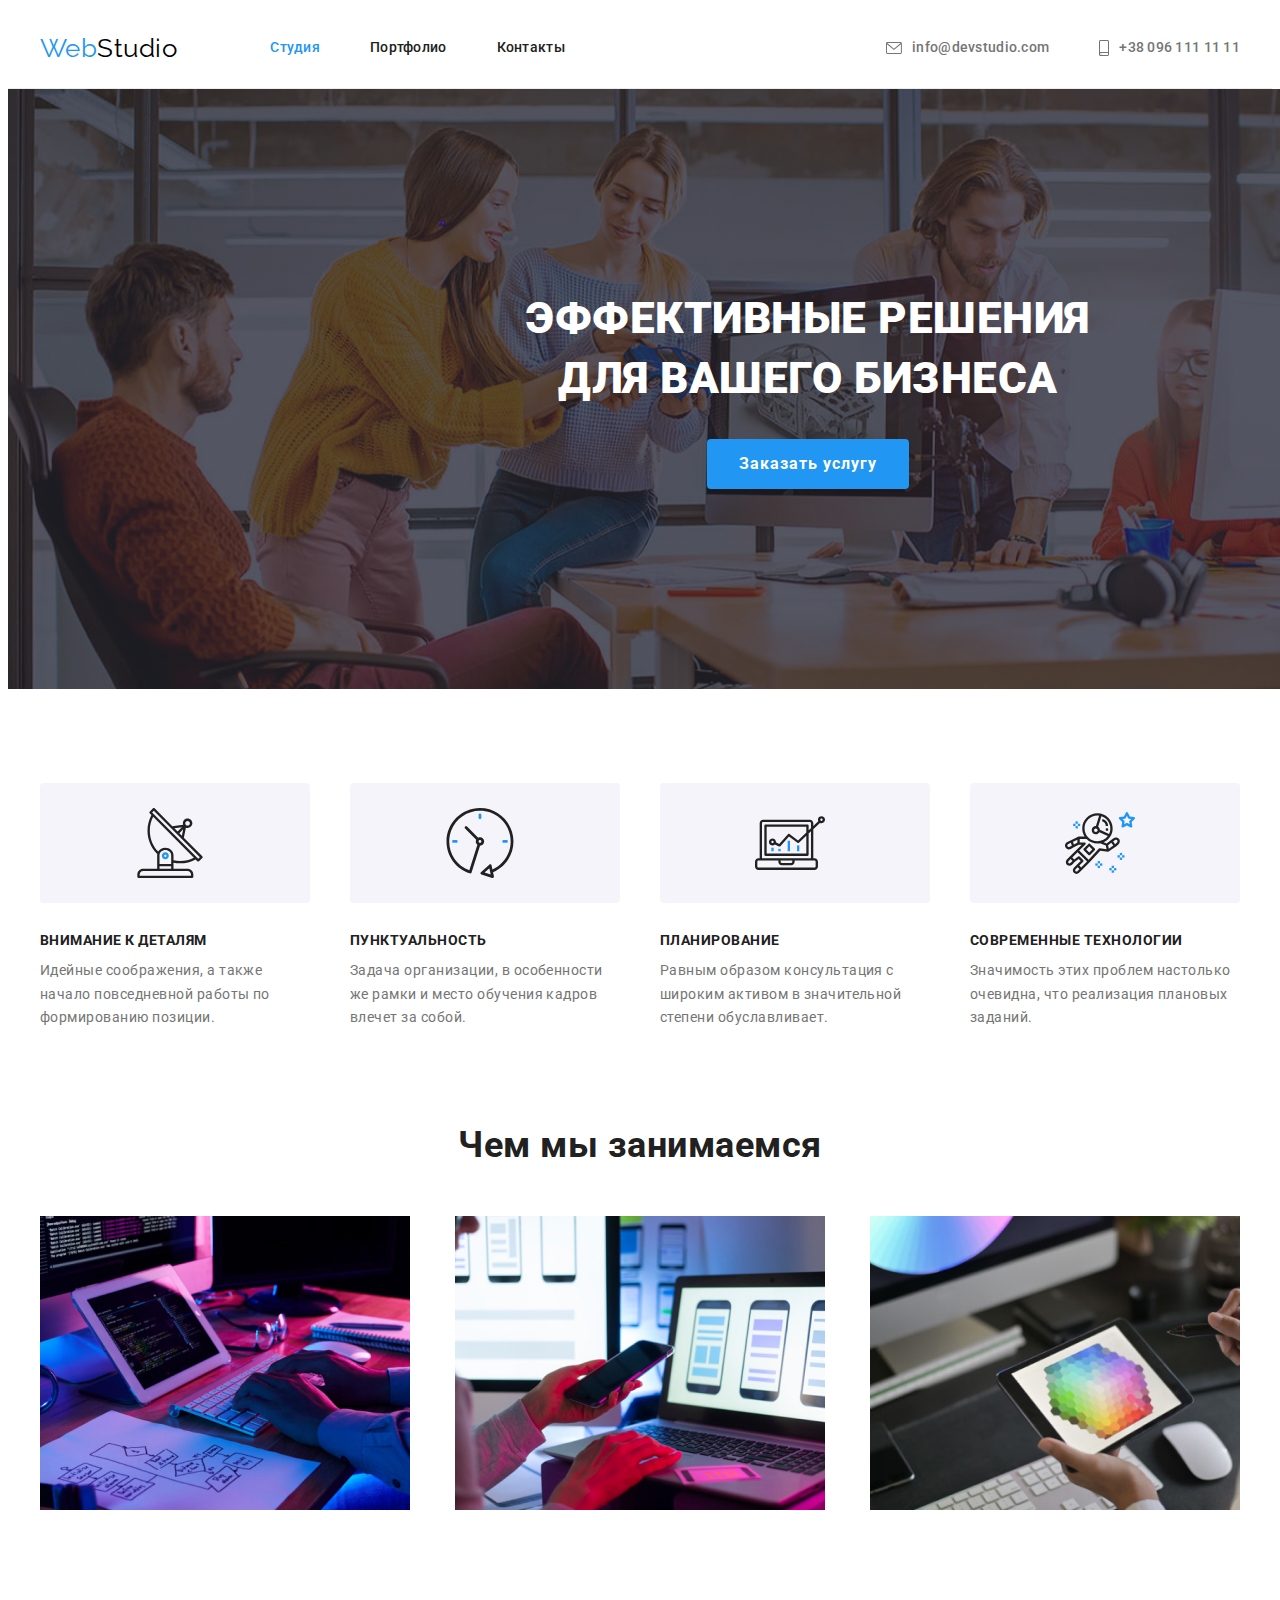
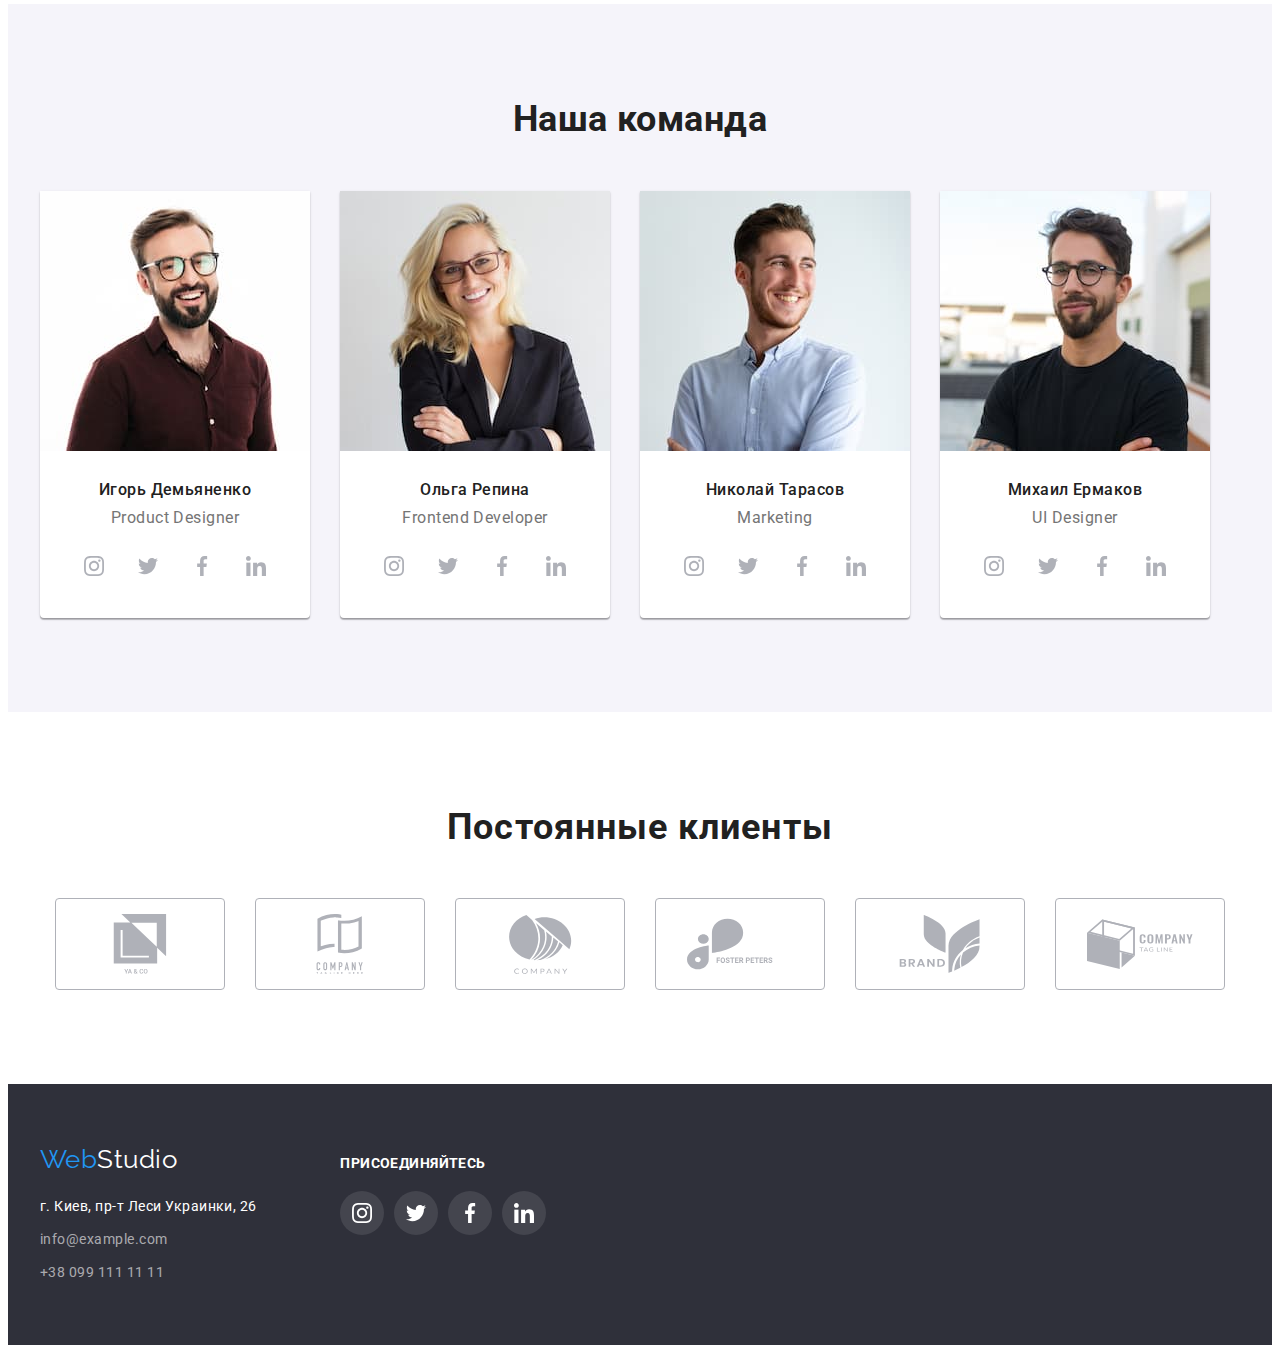
<file: index.html>
<!DOCTYPE html>
<html lang="ru">
    <head>
        <meta charset="UTF-8">
        <meta http-equiv="X-UA-Compatible" content="IE=edge">
        <meta name="viewport" content="width=device-width, initial-scale=1.0">
        <title>Главная</title>
        <link rel="preconnect" href="https://fonts.gstatic.com" />
        <link href="https://fonts.googleapis.com/css2?family=Raleway:wght@700&family=Roboto:wght@400;500;700;900&display=swap"
            rel="stylesheet" />
        <link rel="stylesheet" href="https://cdnjs.cloudflare.com/ajax/libs/modern-normalize/1.0.0/modern-normalize.min.css"
            integrity="sha512-ISS7cAi1PEhQ8jnbJpJZMd29NlhNj4AWYyLOSp2CE/CsHxTCu+r+t0D2yoJudVrd0/8fTVPUVDzY5Tvli75u/g=="
            crossorigin="anonymous" />
        <link rel="stylesheet" href="css/styles.css"/>
    </head>
    <body>
        <!--Шапка-->
        <header class="header">
            <div class="container header-container">
                <a href="./index.html" lang="en" class="logo">Web<span class="header-studio">Studio</span></a>
                <nav class="site-nav">
                    <ul class="nav-list">
                        <li class="nav-list-item"> 
                            <a href="./index.html" class="nav-link current">Студия</a>
                        </li>
                        <li class="nav-list-item"> 
                            <a href="./portfolio.html" class="nav-link">Портфолио</a>
                        </li>
                        <li class="nav-list-item"> 
                            <a href="#" class="nav-link">Контакты</a>
                        </li>
                    </ul>
                </nav>
                    <ul class="header-contacts">
                        <li class="header-contacts-item">
                            <a href="mailto:info@devstudio.com" class="contacts-link">
                                <svg class="icon-mail" width="16" height="12">
                                    <use href="./images/sprite.svg#icon-envelope"></use>
                                </svg>
                                info@devstudio.com
                            </a>
                        </li>
                        <li class="header-contacts-item"> 
                            <a href="tel:+380961111111" class="contacts-link">
                                <svg class="icon-mail" width="10" height="16">
                                <use href="./images/sprite.svg#icon-smartphone"></use>
                            </svg>
                            +38 096 111 11 11
                        </a>
                        </li>
                    </ul>
            </div>
        </header>
        <!--Уникальная информация-->
        <main class="main">
                <section class="hero">
                    <h1 class="hero-title">Эффективные решения <br> для вашего бизнеса</h1>
                    <button type="button" class="hero-button">Заказать услугу</button>
                </section>
                <!--Наша особенность-->
                <section class="section features-section">
                    <h2 hidden>Наша особенность</h2>
                    <div class="container">
                        <ul class="features-list">
                            <li class="features-item">
                                <div class="feature">
                                    <svg class="icon-mail" width="70" height="70">
                                        <use href="./images/sprite.svg#icon-antenna"></use>
                                    </svg>
                                </div>
                                <h3 class="features-header">Внимание к деталям</h3>
                                <p class="features-text">Идейные соображения, а также начало повседневной работы по формированию позиции.</p>
                            </li>
                            <li class="features-item">
                                <div class="feature">
                                    <svg class="icon-mail" width="70" height="70">
                                        <use href="./images/sprite.svg#icon-clock"></use>
                                    </svg>
                                </div>
                                <h3 class="features-header">Пунктуальность</h3>
                                <p class="features-text">Задача организации, в особенности же рамки и место обучения кадров влечет за собой.</p>
                            </li>
                            <li class="features-item">
                                <div class="feature">
                                <svg class="icon-mail" width="70" height="70">
                                    <use href="./images/sprite.svg#icon-diagram"></use>
                                </svg>
                            </div>
                                <h3 class="features-header">Планирование</h3>
                                <p class="features-text">Равным образом консультация с широким активом в значительной степени обуславливает.</p>
                            </li>
                            <li class="features-item">
                                <div class="feature">
                                    <svg class="icon-mail" width="70" height="70">
                                        <use href="./images/sprite.svg#icon-astronaut"></use>
                                    </svg>
                                </div>
                                <h3 class="features-header">Современные технологии</h3>
                                <p class="features-text">Значимость этих проблем настолько очевидна, что реализация плановых заданий.</p>
                            </li>
                        </ul>
                    </div>
                </section>
                <!-- Чем мы занимаемся-->
                <section class="work">
                     <div class="container">
                        <h2 class="work-header">Чем мы занимаемся</h2>
                        <ul class="work-list">
                            <li class="work-item">
                                <img src="./images/about/about-img-2.jpg" alt="планшет клавиатура стол" width="370" height="294">
                            </li>
                            <li class="work-item">
                                <img src="./images/about/about-img-3.jpg" alt="телефон компьютер" width="370" height="294">
                            </li>
                            <li class="work-item">
                                <img src="./images/about/about-img-1.jpg" alt="планшет стол клавиатура" width="370" height="294">
                            </li>
                        </ul>
                    </div>
                </section>
                <!--Наша команда-->
                <section class="my-team">
                    <div class="container">
                        <h2 class="my-team-header">Наша команда</h2>
                    <ul class="my-team-list">
                        <li class="my-team-item">
                            <img src="./images/team/Ihor.jpg" alt="Мужчина в очках">
                                <div class="card-inf">
                                    <h3 class="my-team-worker">Игорь Демьяненко</h3>
                                    <p lang="en" class="my-team-position">Product Designer</p>
                                    <ul class="social-list">
                                        <li class="social-item">
                                            <a class="social-link" href=""><svg width="20" height="20">
                                            <use href="./images/sprite.svg#icon-instagram"></use>
                                        </svg></a>
                                        </li>
                                        <li class="social-item">
                                            <a class="social-link" href=""><svg width="20" height="20">
                                            <use href="./images/sprite.svg#icon-twitter"></use>
                                        </svg></a>
                                        </li>
                                        <li class="social-item">
                                            <a class="social-link" href=""><svg width="20" height="20">
                                            <use href="./images/sprite.svg#icon-facebook"></use>
                                        </svg></a>
                                        </li>
                                        <li class="social-item">
                                            <a class="social-link" href=""><svg width="20" height="20">
                                            <use href="./images/sprite.svg#icon-linkedin"></use>
                                        </svg></a>
                                        </li>
                                    </ul>
                                </div>
                        </li>
                        <li class="my-team-item">
                            <img src="./images/team/Olha.jpg" alt="Женщина в очках">
                                <div class="card-inf">
                                   <h3 class="my-team-worker">Ольга Репина</h3>
                                   <p lang="en" class="my-team-position">Frontend Developer</p>
                                <ul class="social-list">
                                    <li class="social-item">
                                        <a class="social-link" href=""><svg width="20" height="20">
                                                <use href="./images/sprite.svg#icon-instagram"></use>
                                            </svg></a>
                                    </li>
                                    <li class="social-item">
                                        <a class="social-link" href=""><svg width="20" height="20">
                                                <use href="./images/sprite.svg#icon-twitter"></use>
                                            </svg></a>
                                    </li>
                                    <li class="social-item">
                                        <a class="social-link" href=""><svg width="20" height="20">
                                                <use href="./images/sprite.svg#icon-facebook"></use>
                                            </svg></a>
                                    </li>
                                    <li class="social-item">
                                        <a class="social-link" href=""><svg width="20" height="20">
                                                <use href="./images/sprite.svg#icon-linkedin"></use>
                                            </svg></a>
                                    </li>
                                </ul>
                                </div>
                        </li>
                        <li class="my-team-item">
                            <img src="./images/team/Nick.jpg" alt="Мужчина в рубашке">
                                <div class="card-inf">
                                   <h3 class="my-team-worker">Николай Тарасов</h3>
                                   <p lang="en" class="my-team-position">Marketing</p>
                                <ul class="social-list">
                                    <li class="social-item">
                                        <a class="social-link" href=""><svg width="20" height="20">
                                                <use href="./images/sprite.svg#icon-instagram"></use>
                                            </svg></a>
                                    </li>
                                    <li class="social-item">
                                        <a class="social-link" href=""><svg width="20" height="20">
                                                <use href="./images/sprite.svg#icon-twitter"></use>
                                            </svg></a>
                                    </li>
                                    <li class="social-item">
                                        <a class="social-link" href=""><svg width="20" height="20">
                                                <use href="./images/sprite.svg#icon-facebook"></use>
                                            </svg></a>
                                    </li>
                                    <li class="social-item">
                                        <a class="social-link" href=""><svg width="20" height="20">
                                                <use href="./images/sprite.svg#icon-linkedin"></use>
                                            </svg></a>
                                    </li>
                                </ul>
                                </div>
                        </li>
                        <li class="my-team-item">
                                <img src="./images/team/Misha.jpg" alt="Бородатый мужчина в очках с улыбкой на лице">
                            <div class="card-inf">
                                   <h3 class="my-team-worker">Михаил Ермаков</h3>
                                   <p lang="en" class="my-team-position">UI Designer</p>
                                <ul class="social-list">
                                    <li class="social-item">
                                        <a class="social-link" href=""><svg width="20" height="20">
                                                <use href="./images/sprite.svg#icon-instagram"></use>
                                            </svg></a>
                                    </li>
                                    <li class="social-item">
                                        <a class="social-link" href=""><svg width="20" height="20">
                                                <use href="./images/sprite.svg#icon-twitter"></use>
                                            </svg></a>
                                    </li>
                                    <li class="social-item">
                                        <a class="social-link" href=""><svg width="20" height="20">
                                                <use href="./images/sprite.svg#icon-facebook"></use>
                                            </svg></a>
                                    </li>
                                    <li class="social-item">
                                        <a class="social-link" href=""><svg width="20" height="20">
                                                <use href="./images/sprite.svg#icon-linkedin"></use>
                                            </svg></a>
                                    </li>
                                </ul>
                            </div>
                        </li>
                    </ul>
                </div>
            </section>
            <!--Наши клиенты-->
            <section class="clients">
                <div class="container">
                    <h2 class="regular-customer">Постоянные клиенты</h2>
                    <ul class="customer-list">
                        <li class="customer-item">
                            <a class="customer-link" href=""><svg width="106" height="60">
                                <use href="./images/sprite.svg#icon-client-1"></use>
                            </svg></a>
                        </li>
                        <li class="customer-item">
                            <a class="customer-link" href=""><svg width="106" height="60">
                                <use href="./images/sprite.svg#icon-client-2"></use>
                            </svg></a>
                        </li>
                        <li class="customer-item">
                            <a class="customer-link" href=""><svg width="106" height="60">
                                <use href="./images/sprite.svg#icon-client-3"></use>
                            </svg></a>
                        </li>
                        <li class="customer-item" class="customer-item">
                            <a class="customer-link" href=""><svg width="106" height="60">
                                <use href="./images/sprite.svg#icon-client-4"></use>
                            </svg></a>
                        </li>
                        <li class="customer-item">
                            <a class="customer-link" href=""><svg width="106" height="60">
                                <use href="./images/sprite.svg#icon-client-5"></use>
                            </svg></a>
                        </li>
                        <li class="customer-item">
                            <a class="customer-link" href=""><svg width="106" height="60">
                                <use href="./images/sprite.svg#icon-client-6"></use>
                            </svg></a>
                        </li>
                    </ul>
                </div>
            </section>
        </main>
        <!--Футер-->
        <footer class="footer">
                <div class="container footer-container-links">
                    <div class="footer-container">
                        <a href="./index.html" lang="en" class="logo footer-logo">Web<span class="footer-studio">Studio</span></a>
                        <address class="address">
                            <ul class="footer-list">
                                <li class="footer-list-item">
                                    г. Киев, пр-т Леси Украинки, 26
                                </li>
                                <li class="footer-list-item" >
                                    <a href="mailto:info@example.com" class="link">info@example.com</a>
                                </li>
                                <li class="footer-list-item">
                                    <a href="tel:+380991111111" class="link">+38 099 111 11 11</a>
                                </li>
                            </ul>
                        </address>
                    </div>
                    <div class="footer-social-link">
                        <h2 class="social-links-header">присоединяйтесь</h2>
                        <ul class="footer-social-list">
                            <li class="footer-social-item"><a class="footer-link" href=""><svg width="20" height="20">
                                <use href="./images/sprite.svg#icon-instagram"></use>
                            </svg></a></li>
                            <li class="footer-social-item"><a class="footer-link" href=""><svg width="20" height="20">
                                <use href="./images/sprite.svg#icon-twitter"></use>
                            </svg></a></li>
                            <li class="footer-social-item"><a class="footer-link" href=""><svg width="20" height="20">
                                <use href="./images/sprite.svg#icon-facebook"></use>
                            </svg></a></li>
                            <li class="footer-social-item"><a class="footer-link" href=""><svg width="20" height="20">
                                <use href="./images/sprite.svg#icon-linkedin"></use>
                            </svg></a></li>
                        </ul>
                    </div>
                </div>
        </footer>
    </body>
</html>
</file>
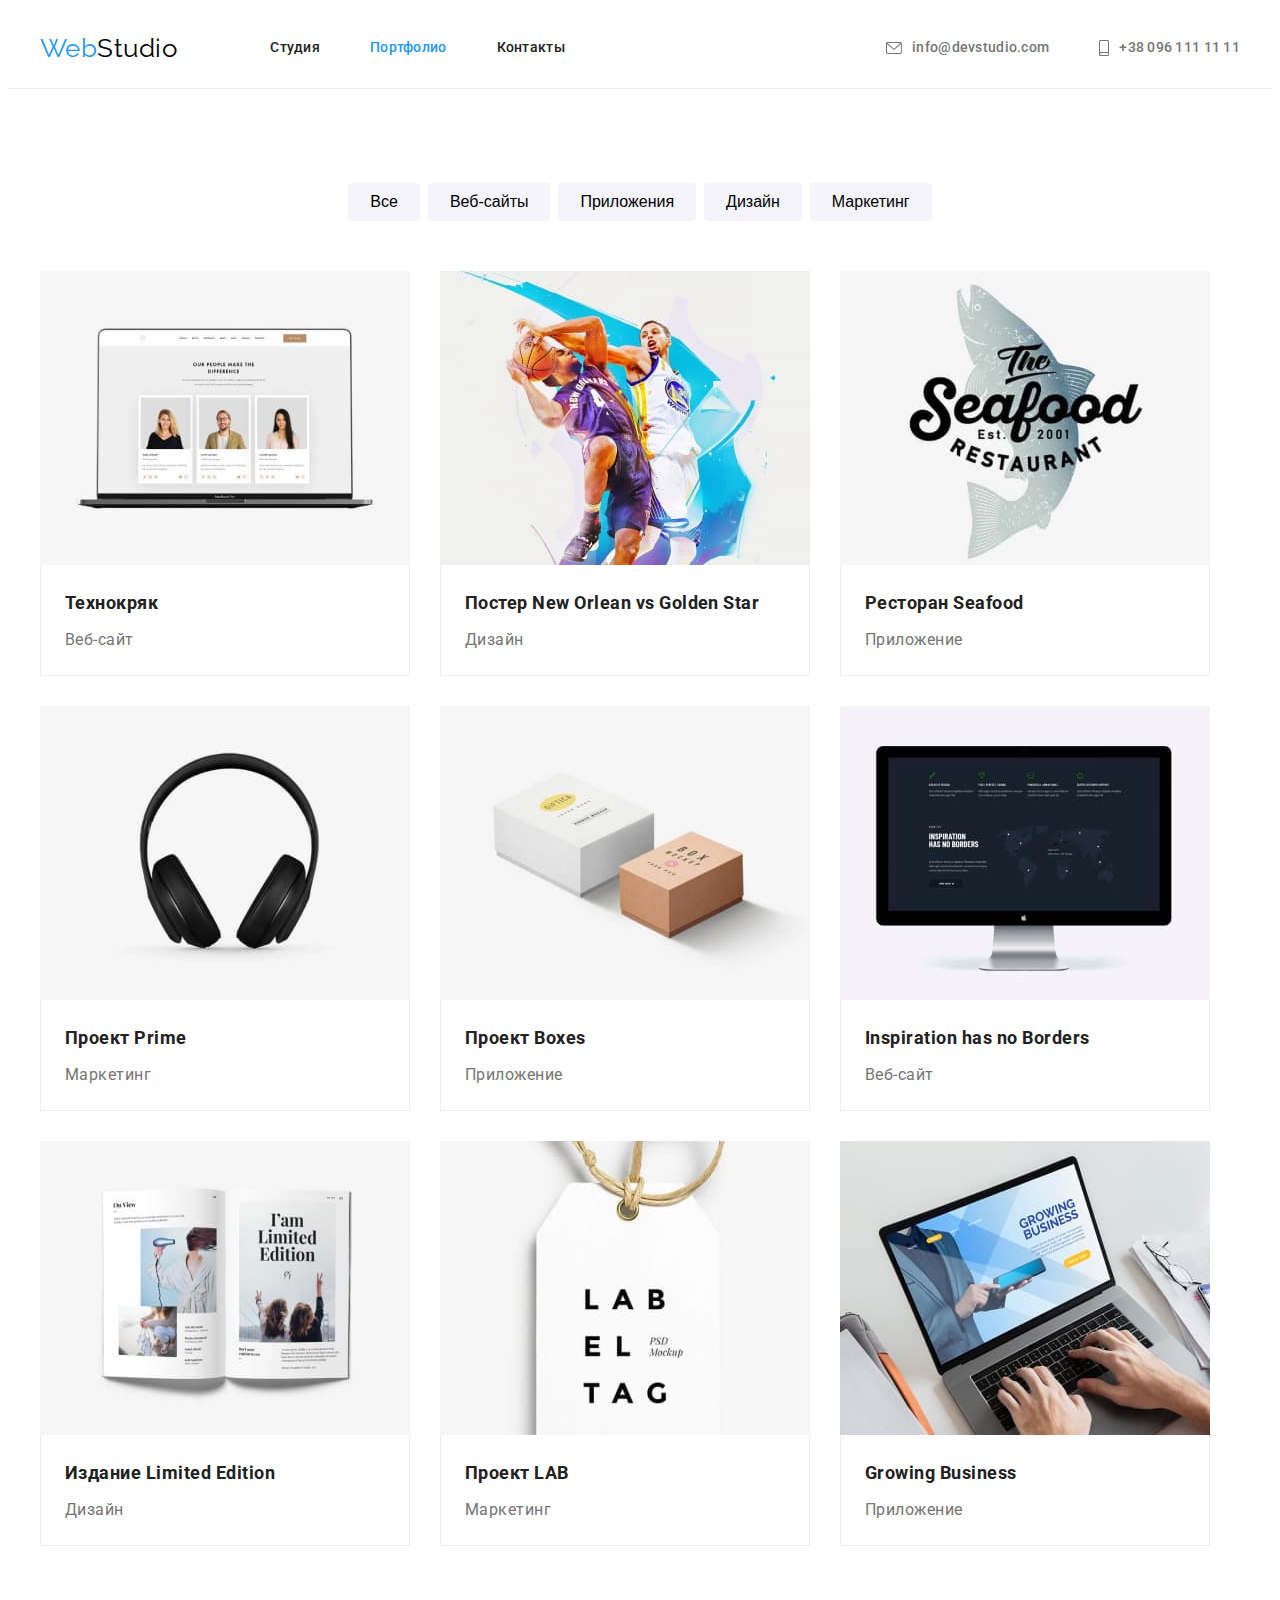
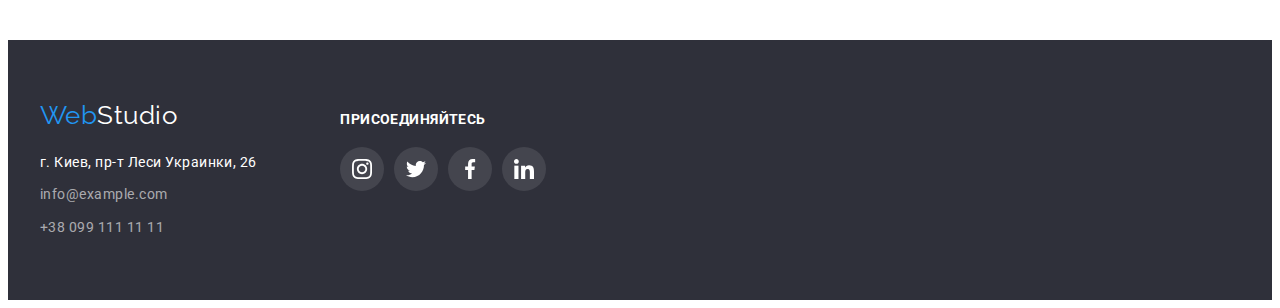
<file: portfolio.html>
<!DOCTYPE html>
<html lang="ru">
    <head>
        <meta charset="UTF-8">
        <meta http-equiv="X-UA-Compatible" content="IE=edge">
        <meta name="viewport" content="width=device-width, initial-scale=1.0">
        <title>Портфолио</title>
        <link rel="preconnect" href="https://fonts.gstatic.com" />
        <link href="https://fonts.googleapis.com/css2?family=Raleway:wght@700&family=Roboto:wght@400;500;700;900&display=swap"
            rel="stylesheet" />
        <link rel="stylesheet" href="https://cdnjs.cloudflare.com/ajax/libs/modern-normalize/1.0.0/modern-normalize.min.css"
            integrity="sha512-ISS7cAi1PEhQ8jnbJpJZMd29NlhNj4AWYyLOSp2CE/CsHxTCu+r+t0D2yoJudVrd0/8fTVPUVDzY5Tvli75u/g=="
            crossorigin="anonymous" />
        <link rel="stylesheet" href="css/styles.css" />
    </head>
    <body>
        <!--Шапка-->
        <header class="header">
            <div class="container header-container">
                <a href="./index.html" lang="en" class="logo">Web<span class="header-studio">Studio</span></a>
                <nav class="site-nav">
                    <ul class="nav-list">
                        <li class="nav-list-item">
                            <a href="./index.html" class="nav-link">Студия</a>
                        </li>
                        <li class="nav-list-item">
                            <a href="./portfolio.html" class="nav-link current">Портфолио</a>
                        </li>
                        <li class="nav-list-item">
                            <a href="#" class="nav-link">Контакты</a>
                        </li>
                    </ul>
                </nav>
                <ul class="header-contacts">
                    <li class="header-contacts-item">
                        <a href="mailto:info@devstudio.com" class="contacts-link"><svg class="icon-mail" width="16" height="12">
                            <use href="./images/sprite.svg#icon-envelope"></use>
                        </svg>info@devstudio.com</a>
                    </li>
                    <li class="header-contacts-item">
                        <a href="tel:+380961111111" class="contacts-link"><svg class="icon-mail" width="10" height="16">
                            <use href="./images/sprite.svg#icon-smartphone"></use>
                        </svg>+38 096 111 11 11</a>
                    </li>
                </ul>
            </div>
        </header>
        <!--Уникальный контент-->
        <main> 
            <section class="portfolio">
                <div class="container">
                 <h1 hidden>Наши работы </h1>
                    <ul class="filter-list">
                        <li class="filter-list-item"><button type="button" class="filter-item">Все</button></li>
                        <li class="filter-list-item"><button type="button" class="filter-item">Веб-сайты</button></li>
                        <li class="filter-list-item"><button type="button" class="filter-item">Приложения</button></li>
                        <li class="filter-list-item"><button type="button" class="filter-item">Дизайн</button></li>
                        <li class="filter-list-item"><button type="button" class="filter-item">Маркетинг</button></li>
                    </ul>
                    <ul class="portfolio-list">
                        <li class="portfolio-item"><a class="portfolio-list-link" href="">
                            <img src="./images/cases/cases-img-1.jpg" alt="Открытый ноут" width="370" height="294">
                            <div class="portfolio-item-top">
                                <h2 class="item-header">Технокряк</h2>
                                <p class="item-text">Веб-сайт</p>
                            </div>
                            </a>
                        </li>
                        <li class="portfolio-item"><a class="portfolio-list-link" href="">
                            <img src="./images/cases/cases-img-2.jpg" alt="Баскетбол" width="370" height="294">
                            <div class="portfolio-item-top">
                                <h2 lang="en" class="item-header">Постер New Orlean vs Golden Star</h2>
                                <p class="item-text">Дизайн</p>
                            </div>
                            </a>
                        </li>
                        <li class="portfolio-item"><a class="portfolio-list-link" href="">
                            <img src="./images/cases/cases-img-3.jpg" alt="Ресторан" width="370" height="294">
                            <div class="portfolio-item-top">
                                <h2 lang="en" class="item-header">Ресторан Seafood</h2>
                                <p class="item-text">Приложение</p>
                            </div>
                            </a>
                        </li>
                        <li class="portfolio-item"><a class="portfolio-list-link" href="">
                            <img src="./images/cases/cases-img-4.jpg" alt="Наушники" width="370" height="294">
                            <div class="portfolio-item-top">
                                <h2 lang="en" class="item-header">Проект Prime</h2>
                                <p class="item-text">Маркетинг</p>
                            </div>
                            </a>
                        </li>
                        <li class="portfolio-item"><a class="portfolio-list-link" href="">
                            <img src="./images/cases/cases-img-5.jpg" alt="Боксы" width="370" height="294">
                            <div class="portfolio-item-top">
                                <h2 lang="en" class="item-header">Проект Boxes</h2>
                                <p class="item-text">Приложение</p>
                            </div>
                            </a>
                        </li>
                        <li class="portfolio-item"><a class="portfolio-list-link" href="">
                            <img src="./images/cases/cases-img-6.jpg" alt="Монитор" width="370" height="294">
                            <div class="portfolio-item-top">
                                <h2 lang="en" class="item-header">Inspiration has no Borders</h2>
                                <p class="item-text">Веб-сайт</p>
                            </div>
                            </a>
                        </li>
                        <li class="portfolio-item"><a class="portfolio-list-link" href="">
                            <img src="./images/cases/cases-img-7.jpg" alt="Развернутая книга" width="370" height="294">
                            <div class="portfolio-item-top">
                                <h2 lang="en" class="item-header">Издание Limited Edition</h2>
                                <p class="item-text">Дизайн</p>
                            </div>
                            </a>
                        </li>
                        <li class="portfolio-item"><a class="portfolio-list-link" href="">
                            <img src="./images/cases/cases-img-8.jpg" alt="Бирка" width="370" height="294">
                            <div class="portfolio-item-top">
                                <h2 lang="en" class="item-header">Проект LAB</h2>
                                <p class="item-text">Маркетинг</p>
                            </div>
                            </a>
                        </li>
                        <li class="portfolio-item"><a class="portfolio-list-link" href="">
                            <img src="./images/cases/cases-img-9.jpg" alt="Открытый лептоп" width="370" height="294">
                            <div class="portfolio-item-top">
                                <h2 lang="en" class="item-header">Growing Business</h2>
                                <p class="item-text">Приложение</p>
                            </div>
                            </a>
                        </li>
                    </ul>
                </div>
            </section>
        </main>
        <!--Футер-->
        <footer class="footer">
            <div class="container footer-container-links">
                <div class="footer-container">
                    <a href="./index.html" lang="en" class="logo footer-logo">Web<span class="footer-studio">Studio</span></a>
                    <address class="address">
                        <ul class="footer-list">
                            <li class="footer-list-item">
                                г. Киев, пр-т Леси Украинки, 26
                            </li>
                            <li class="footer-list-item">
                                <a href="mailto:info@example.com" class="link">info@example.com</a>
                            </li>
                            <li class="footer-list-item">
                                <a href="tel:+380991111111" class="link">+38 099 111 11 11</a>
                            </li>
                        </ul>
                    </address>
                </div>
                <div class="footer-social-link">
                    <h2 class="social-links-header">присоединяйтесь</h2>
                    <ul class="footer-social-list">
                        <li class="footer-social-item"><a class="footer-link" href=""><svg width="20" height="20">
                                    <use href="./images/sprite.svg#icon-instagram"></use>
                                </svg></a></li>
                        <li class="footer-social-item"><a class="footer-link" href=""><svg width="20" height="20">
                                    <use href="./images/sprite.svg#icon-twitter"></use>
                                </svg></a></li>
                        <li class="footer-social-item"><a class="footer-link" href=""><svg width="20" height="20">
                                    <use href="./images/sprite.svg#icon-facebook"></use>
                                </svg></a></li>
                        <li class="footer-social-item"><a class="footer-link" href=""><svg width="20" height="20">
                                    <use href="./images/sprite.svg#icon-linkedin"></use>
                                </svg></a></li>
                    </ul>
                </div>
            </div>
        </footer>
    </body>
</html>
</file>
<file: css/styles.css>
:root {
  --primary-text-color: #212121;
  --secondary-text-color: #757575;
  --primary-background-color: #fff;
  --secondary-background-color: #f5f4fa;
  --accent-color: #2196f3;
  --header-logo-color: #000;
  --header-line-color: #ececec;
  --portfolio-cards-border-color: #eeeeee;
  --background-image-color: rgba(47, 48, 58, 0.58);
  --background-feature-color: #f5f4fa;
  --social-icon-olor: rgba(175, 177, 184, 1);
  --normal-icon-color: #afb1b8;
  --primary-accent-color: #2196f3;
}

img {
  display: block;
}

/*=====Полный сброс некоторых дефолтных значений===*/

h1,
h2,
h3,
h4,
h5,
h6,
p {
  margin-top: 0;
  margin-bottom: 0;
}

ul,
ol {
  margin-top: 0;
  margin-bottom: 0;
  padding-left: 0;
}

body {
  font-family: "Roboto", "Raleway", "Oleo Script", sans-serif;
  font-style: normal;
  background-color: var(--primary-background-color);
  color: var(--primary-text-color);
  letter-spacing: 0.03em;
}

.container {
  width: 1200px;
  padding-left: 15px;
  padding-right: 15px;
  margin-left: auto;
  margin-right: auto;
}

/*=====Хедер===*/
.logo {
  font-family: "Raleway", sans-serif;
  font-size: 26px;
  line-height: 1.19;
  color: var(--accent-color);
  text-decoration: none;
  padding-top: 24px;
  padding-bottom: 24px;
  margin-right: 93px;
}
.header-studio {
  color: var(--header-logo-color);
}
.nav-list {
  display: flex;
  font-weight: 500;
  font-size: 14px;
  line-height: 1.14;
  list-style: none;
  letter-spacing: 0.02em;
}
.nav-link {
  text-decoration: none;
  color: inherit;
}
.nav-link:hover,
.nav-link:focus {
  color: var(--accent-color);
}
.nav-link.current {
  color: var(--accent-color);
}
.header-contacts {
  display: flex;
  font-weight: 500;
  font-size: 14px;
  line-height: 1.14;
  list-style: none;
  letter-spacing: 0.02em;
  margin-left: auto;
  padding-left: 0;
  align-items: center;
}

.header-contacts .header-contacts-item + .header-contacts-item {
  margin-left: 50px;
}
.contacts-link {
  display: flex;
  align-items: center;
  text-decoration: none;
  color: var(--secondary-text-color);
}
.contacts-link:hover,
.contacts-link:focus {
  color: var(--accent-color);
}

.header-container {
  display: flex;
  align-items: center;
}

.header {
  border-bottom: 1px solid var(--header-line-color);
}

.nav-list-item {
  padding-top: 32px;
  padding-bottom: 32px;
}

.nav-list-item:not(:last-child) {
  margin-right: 50px;
}

.icon-mail {
  margin-right: 10px;
  fill: currentColor;
}

.icon-mail:hover,
.icon-mail:focus {
  color: var(--accent-color);
}

/* ГЛАВНАЯ СТРАНИЦА */
/* Герой */
.hero {
  text-align: center;
  background-color: #2f303a;
  color: var(--primary-background-color);
  width: 1600px;
  margin-left: auto;
  margin-right: auto;
  padding-top: 200px;
  padding-bottom: 200px;
  background-image: linear-gradient(
      to right,
      var(--background-image-color),
      var(--background-image-color)
    ),
    url(../images/Img.jpg);
}
.hero-title {
  font-weight: 900;
  font-size: 44px;
  line-height: 1.36;
  text-transform: uppercase;
  margin-bottom: 30px;
}

.hero-button {
  display: inline-block;
  border: none;
  min-width: 200px;
  height: 50px;
  border-radius: 4px;
  box-shadow: 0px 4px 4px rgba(0, 0, 0, 0.15);
  font-family: "Roboto", sans-serif;
  font-weight: 700;
  font-size: 16px;
  line-height: 1.87;
  color: var(--primary-background-color);
  background-color: var(--accent-color);
  cursor: pointer;
  letter-spacing: 0.06em;
  padding: 10px 32px;
}
.hero-button:hover,
.hero-button:focus {
  background-color: var(--accent-color);
}

/* Особенности */

.feature {
  width: 270px;
  height: 120px;
  background-color: var(--background-feature-color);
  display: flex;
  align-items: center;
  justify-content: center;
  margin-bottom: 30px;
  border-radius: 4px;
}

.features-list {
  list-style: none;
  display: flex;
  justify-content: space-between;
}
.features-header {
  font-size: 14px;
  line-height: 1.14;
  text-transform: uppercase;
  margin-bottom: 10px;
}
.features-text {
  font-size: 14px;
  line-height: 1.71;
  color: var(--secondary-text-color);
}

.section {
  padding-top: 94px;
}

.features-section {
  padding-bottom: 47px;
}

.features-container {
  padding-top: 94px;
  padding-bottom: 94px;
}

.features-item {
  max-width: 270px;
}

/* Чем мы занимаемся */
.work-header {
  font-size: 36px;
  line-height: 1.17;
  text-align: center;
  margin-bottom: 50px;
}
.work-list {
  list-style: none;
  display: flex;
  justify-content: space-between;
}

.work {
  padding-top: 47px;
  padding-bottom: 94px;
}

.work-item {
  display: list-item;
  text-align: -webkit-match-parent;
}

/* Наша команда */
.my-team {
  background-color: var(--secondary-background-color);
  padding-top: 94px;
  padding-bottom: 94px;
  margin-right: auto;
  margin-left: auto;
}

.my-team-header {
  font-size: 36px;
  line-height: 1.17;
  text-align: center;
  margin-bottom: 50px;
}
.my-team-list {
  list-style: none;
  display: flex;
}
.my-team-worker {
  font-weight: 500;
  font-size: 16px;
  line-height: 1.18;
  margin-bottom: 10px;
}
.my-team-position {
  font-weight: 400;
  font-size: 16px;
  line-height: 1.18;
  color: var(--secondary-text-color);
  margin-bottom: 16px;
}

.my-team-item {
  background: #ffffff;
  box-shadow: 0px 1px 3px rgba(0, 0, 0, 0.12), 0px 1px 1px rgba(0, 0, 0, 0.14),
    0px 2px 1px rgba(0, 0, 0, 0.2);
  border-radius: 0px 0px 4px 4px;
  justify-content: space-between;
}

.my-team-item:not(:last-child) {
  margin-right: 30px;
}

.my-team-item .card-inf {
  padding: 30px 32px;
  text-align: center;
}

.social-list {
  display: flex;
  list-style: none;
  padding: 0;
}
.social-link {
  width: 44px;
  height: 44px;
  display: flex;
  align-items: center;
  justify-content: center;
  border-radius: 50%;
  cursor: pointer;
  fill: var(--normal-icon-color);
}

.social-item:not(:last-child) {
  margin-right: 10px;
}

.social-link:hover,
.social-link:focus {
  background-color: var(--primary-accent-color);
  fill: var(--primary-background-color);
}

/* Наши клиенты */

.clients {
  margin-right: auto;
  margin-left: auto;
  padding-top: 94px;
  padding-bottom: 94px;
}

.regular-customer {
  display: flex;
  justify-content: center;
  font-family: Roboto;
  font-style: normal;
  font-weight: bold;
  font-size: 36px;
  line-height: 42px;
  text-align: center;
  letter-spacing: 0.03em;
  margin-bottom: 50px;
}

.customer-list {
  display: flex;
  list-style: none;
  align-items: center;
  justify-content: center;
}

.customer-item:not(:last-child) {
  margin-right: 30px;
}
.customer-link {
  width: 170px;
  height: 92px;
  border: 1px solid #afb1b8;
  box-sizing: border-box;
  border-radius: 4px;
  display: flex;
  align-items: center;
  justify-content: center;
  fill: rgba(175, 177, 184, 1);
}

.customer-link:hover,
.customer-link:focus {
  background-color: var(--primary-background-color);
  fill: var(--primary-accent-color);
  border: 1px solid var(--primary-accent-color);
}

/* ПОРТФОЛИО */
/* Фильтр */
.filter-list {
  list-style: none;
  display: flex;
  padding-left: 0;
  margin-bottom: 50px;
  justify-content: center;
}

.portfolio-list {
  list-style: none;
}

.portfolio {
  padding-top: 94px;
  padding-bottom: 94px;
}

.filter-item {
  font-weight: 500;
  font-size: 16px;
  line-height: 1.62;
  background-color: var(--secondary-background-color);
  padding: 6px 22px;
  border-radius: 4px;
  border: none;
  cursor: pointer;
}

.filter-list > .filter-list-item + .filter-list-item {
  margin-left: 8px;
}

.filter-item:hover,
.filter-item:focus {
  color: var(--primary-background-color);
  background-color: var(--accent-color);
  box-shadow: 0px 3px 1px rgba(0, 0, 0, 0.1), 0px 1px 2px rgba(0, 0, 0, 0.08),
    0px 2px 2px rgba(0, 0, 0, 0.12);
  border-radius: 4px;
}

.filter-list-item {
  display: list-item;
  text-align: -webkit-match-parent;
}

.portfolio-list-link {
  display: block;
  cursor: pointer;
  text-decoration: none;
}

.portfolio-list-link:hover,
.portfolio-list-link:focus {
  box-shadow: 0px 1px 1px rgba(0, 0, 0, 0.12), 0px 4px 4px rgba(0, 0, 0, 0.06),
    1px 4px 6px rgba(0, 0, 0, 0.16);
}

/* Галерея */
.portfolio-list {
  list-style: none;
  padding-left: 0;
  display: flex;
  flex-wrap: wrap;
  margin-top: -30px;
  margin-left: -30px;
}

.portfolio-item {
  margin-top: 30px;
  margin-left: 30px;
  max-width: 370px;
}

.item-header {
  font-size: 18px;
  line-height: 2;
  color: var(--primary-text-color);
}
.item-text {
  font-size: 16px;
  line-height: 1.87;
  color: var(--secondary-text-color);
}

.item-header {
  margin-bottom: 4px;
}

.portfolio-list .portfolio-item-top {
  padding: 20px 24px;
  border-right: 1px solid var(--portfolio-cards-border-color);
  border-bottom: 1px solid var(--portfolio-cards-border-color);
  border-left: 1px solid var(--portfolio-cards-border-color);
}

/* Футер */
.footer {
  background-color: #2f303a;
  padding-top: 60px;
  padding-bottom: 60px;
  margin-right: auto;
  margin-left: auto;
  max-width: 1600px;
}
.address {
  font-style: normal;
  font-size: 14px;
  line-height: 1.71;
  color: var(--primary-background-color);
}
.footer-studio {
  color: var(--primary-background-color);
}
.footer-list {
  list-style: none;
  padding-left: 0px;
}
.address .link {
  text-decoration: none;
  color: rgba(255, 255, 255, 0.6);
}
.address .link:hover,
.address .link:focus {
  color: var(--accent-color);
}

.footer-logo {
  display: block;
  margin-bottom: 20px;
  padding-bottom: 0px;
  padding-top: 0px;
}

.footer-list-item {
  display: list-item;
  text-align: -webkit-match-parent;
}

.footer-list .footer-list-item + .footer-list-item {
  margin-top: 9px;
}

.footer-container-links {
  display: flex;
  align-items: baseline;
}

.footer-container {
  margin-right: 70px;
}

.social-links-header {
  font-family: Roboto;
  font-style: normal;
  font-weight: bold;
  font-size: 14px;
  line-height: 16px;
  letter-spacing: 0.03em;
  text-transform: uppercase;
  margin-bottom: 20px;
  color: #ffffff;
}

.footer-social-list {
  display: flex;
  list-style: none;
  padding-left: 0;
}

.footer-social-item:not(:last-child) {
  margin-right: 10px;
}

.footer-link {
  width: 44px;
  height: 44px;
  display: flex;
  justify-content: center;
  align-items: center;
  border-radius: 50%;
  background-color: rgba(255, 255, 255, 0.1);
  fill: #fff;
}

.footer-link:hover,
.footer-link:focus {
  background-color: var(--primary-accent-color);
}
</file>
